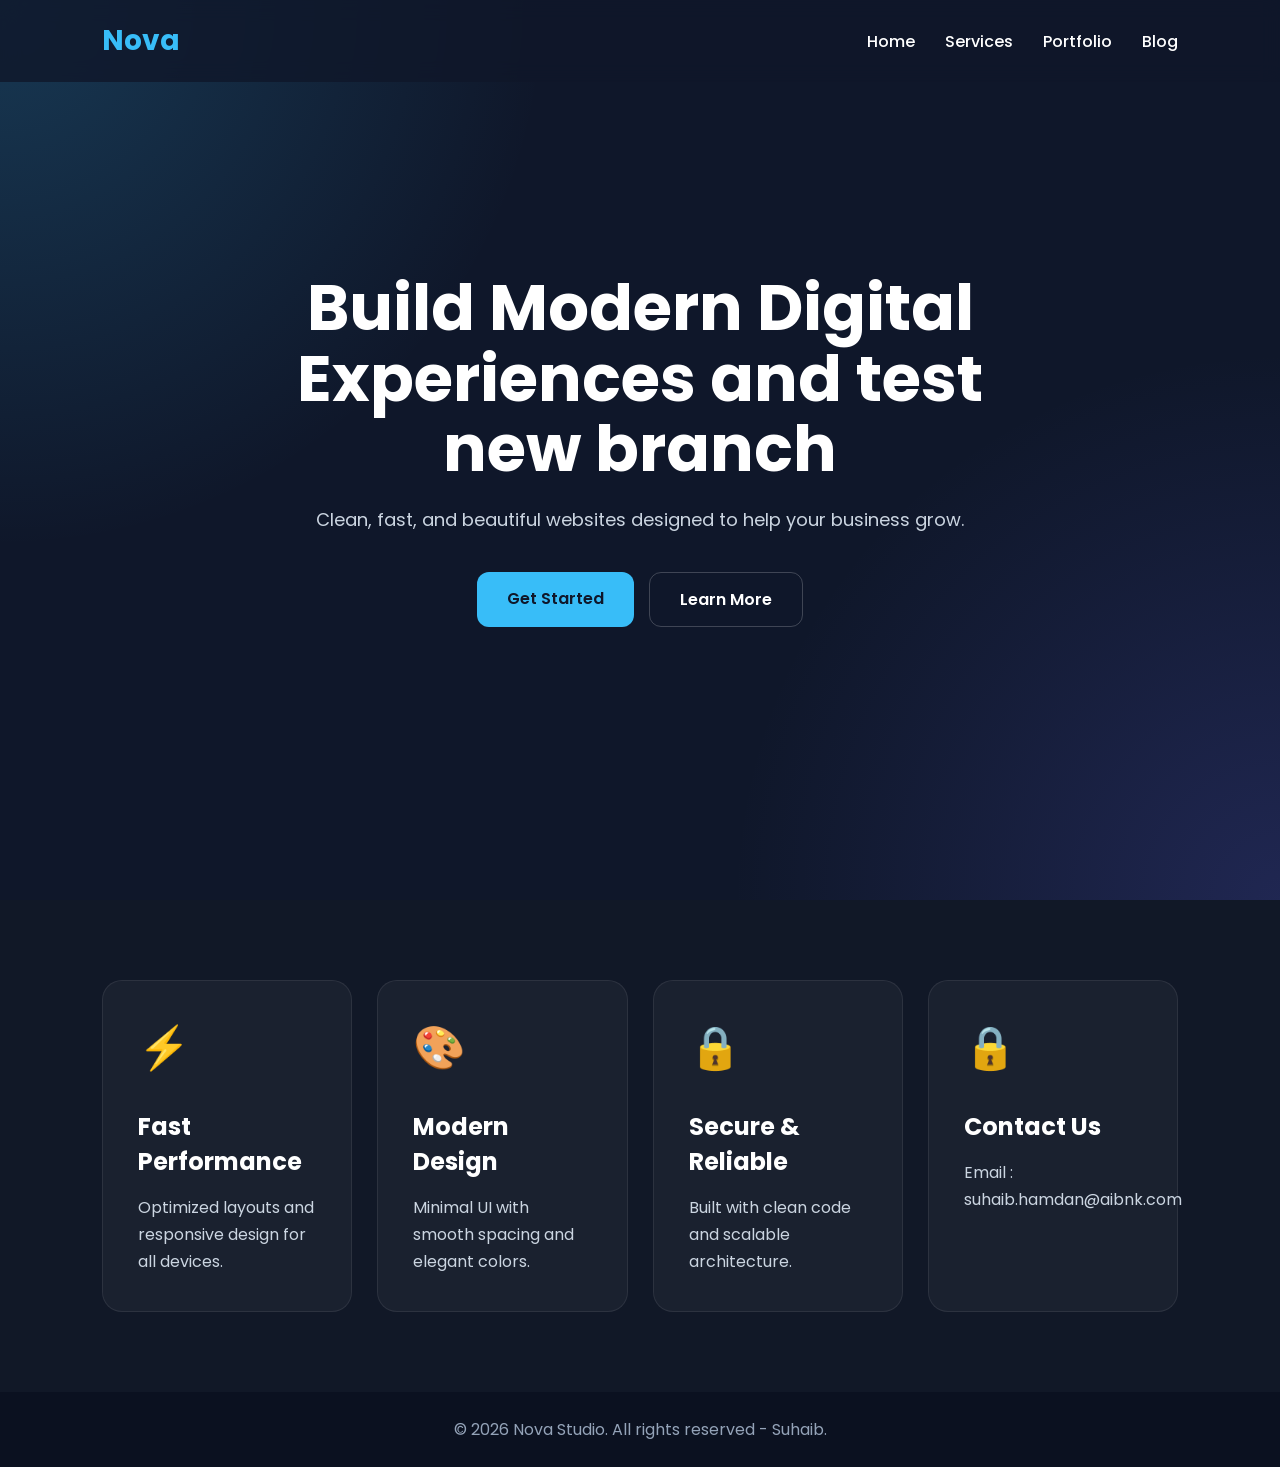
<file: index.html>
<!-- index.html -->
<!DOCTYPE html>
<html lang="en">
<head>
  <meta charset="UTF-8" />
  <meta name="viewport" content="width=device-width, initial-scale=1.0"/>
  <title>Nova Studio</title>

  <!-- Google Font -->
  <link rel="preconnect" href="https://fonts.googleapis.com">
  <link rel="preconnect" href="https://fonts.gstatic.com" crossorigin>
  <link href="https://fonts.googleapis.com/css2?family=Poppins:wght@300;400;500;600;700&display=swap" rel="stylesheet">

  <link rel="stylesheet" href="style.css" />
</head>
<body>

  <!-- Navbar -->
  <header class="navbar">
    <div class="logo">Nova</div>

    <nav>
      <ul class="nav-links">
        <li><a href="#">Home</a></li>
        <li><a href="#">Services</a></li>
        <li><a href="#">Portfolio</a></li>
<li><a href="blog.html">Blog</a></li>

      </ul>
    </nav>
  </header>

  <!-- Hero Section -->
  <section class="hero">
    <div class="hero-content">
      <h1>Build Modern Digital Experiences and test new branch</h1>
      <p>
        Clean, fast, and beautiful websites designed to help your business grow.
      </p>

      <div class="hero-buttons">
        <a href="#" class="btn primary-btn">Get Started</a>
        <a href="#" class="btn secondary-btn">Learn More</a>
      </div>
    </div>
  </section>

  <!-- Features -->
  <section class="features">
    <div class="card">
      <div class="icon">⚡</div>
      <h3>Fast Performance</h3>
      <p>Optimized layouts and responsive design for all devices.</p>
    </div>

    <div class="card">
      <div class="icon">🎨</div>
      <h3>Modern Design</h3>
      <p>Minimal UI with smooth spacing and elegant colors.</p>
    </div>

    <div class="card">
      <div class="icon">🔒</div>
      <h3>Secure & Reliable</h3>
      <p>Built with clean code and scalable architecture.</p>
    </div>

        <div class="card">
      <div class="icon">🔒</div>
      <h3>Contact Us</h3>
      <p>Email : suhaib.hamdan@aibnk.com</p>
    </div>
  </section>

  <!-- Footer -->
  <footer>
    <p>© 2026 Nova Studio. All rights reserved - Suhaib.</p>
  </footer>

  <script>
    alert('Hello World');
  </script>
</body>
</html>
</file>
<file: style.css>
/* style.css */

* {
  margin: 0;
  padding: 0;
  box-sizing: border-box;
}

body {
  font-family: 'Poppins', sans-serif;
  background: #0f172a;
  color: white;
  overflow-x: hidden;
}

/* Navbar */
.navbar {
  width: 100%;
  padding: 20px 8%;
  display: flex;
  justify-content: space-between;
  align-items: center;
  position: fixed;
  top: 0;
  z-index: 1000;
  background: rgba(15, 23, 42, 0.8);
  backdrop-filter: blur(10px);
}

.logo {
  font-size: 28px;
  font-weight: 700;
  color: #38bdf8;
}

.nav-links {
  list-style: none;
  display: flex;
  gap: 30px;
}

.nav-links a {
  text-decoration: none;
  color: white;
  font-weight: 500;
  transition: 0.3s;
}

.nav-links a:hover {
  color: #38bdf8;
}

/* Hero */
.hero {
  min-height: 100vh;
  display: flex;
  align-items: center;
  justify-content: center;
  text-align: center;
  padding: 0 8%;
  background:
    radial-gradient(circle at top left, rgba(56,189,248,0.2), transparent 35%),
    radial-gradient(circle at bottom right, rgba(99,102,241,0.2), transparent 35%),
    #0f172a;
}

.hero-content {
  max-width: 750px;
  animation: fadeIn 1s ease;
}

.hero h1 {
  font-size: 64px;
  line-height: 1.1;
  margin-bottom: 20px;
}

.hero p {
  font-size: 18px;
  color: #cbd5e1;
  margin-bottom: 35px;
  line-height: 1.8;
}

/* Buttons */
.hero-buttons {
  display: flex;
  justify-content: center;
  gap: 15px;
  flex-wrap: wrap;
}

.btn {
  padding: 14px 30px;
  border-radius: 12px;
  text-decoration: none;
  font-weight: 600;
  transition: 0.3s ease;
}

.primary-btn {
  background: #38bdf8;
  color: #0f172a;
}

.primary-btn:hover {
  transform: translateY(-3px);
  box-shadow: 0 10px 25px rgba(56,189,248,0.4);
}

.secondary-btn {
  border: 1px solid rgba(255,255,255,0.2);
  color: white;
}

.secondary-btn:hover {
  background: rgba(255,255,255,0.1);
}

/* Features */
.features {
  display: grid;
  grid-template-columns: repeat(auto-fit, minmax(250px, 1fr));
  gap: 25px;
  padding: 80px 8%;
  background: #111827;
}

.card {
  background: rgba(255,255,255,0.04);
  border: 1px solid rgba(255,255,255,0.08);
  padding: 35px;
  border-radius: 20px;
  transition: 0.3s ease;
}

.card:hover {
  transform: translateY(-8px);
  background: rgba(255,255,255,0.06);
}

.icon {
  font-size: 42px;
  margin-bottom: 30px;
}

.card h3 {
  margin-bottom: 15px;
  font-size: 24px;
}

.card p {
  color: #cbd5e1;
  line-height: 1.7;
}

/* Footer */
footer {
  text-align: center;
  padding: 25px;
  background: #0b1120;
  color: #94a3b8;
}

/* Animation */
@keyframes fadeIn {
  from {
    opacity: 0;
    transform: translateY(30px);
  }

  to {
    opacity: 1;
    transform: translateY(0);
  }
}

/* Responsive */
@media (max-width: 768px) {

  .hero h1 {
    font-size: 42px;
  }

  .hero p {
    font-size: 16px;
  }

  .navbar {
    flex-direction: column;
    gap: 15px;
  }

  .nav-links {
    gap: 15px;
  }
}
/* Blog Page */

.blog-hero {
  height: 50vh;
  display: flex;
  justify-content: center;
  align-items: center;
  text-align: center;
  padding: 120px 8% 60px;
  background:
    radial-gradient(circle at top left, rgba(56,189,248,0.2), transparent 35%),
    radial-gradient(circle at bottom right, rgba(99,102,241,0.2), transparent 35%),
    #0f172a;
}

.blog-hero h1 {
  font-size: 56px;
  margin-bottom: 15px;
}

.blog-hero p {
  color: #cbd5e1;
  font-size: 18px;
}

.blog-container {
  display: grid;
  grid-template-columns: repeat(auto-fit, minmax(320px, 1fr));
  gap: 30px;
  padding: 80px 8%;
  background: #111827;
}

.blog-card {
  background: rgba(255,255,255,0.04);
  border-radius: 20px;
  overflow: hidden;
  transition: 0.3s ease;
  border: 1px solid rgba(255,255,255,0.08);
}

.blog-card:hover {
  transform: translateY(-8px);
}

.blog-card img {
  width: 100%;
  height: 220px;
  object-fit: cover;
}

.blog-content {
  padding: 25px;
}

.blog-content h2 {
  margin-bottom: 15px;
}

.blog-content p {
  color: #cbd5e1;
  line-height: 1.7;
  margin-bottom: 20px;
}

.read-more {
  color: #38bdf8;
  text-decoration: none;
  font-weight: 600;
}

.read-more:hover {
  text-decoration: underline;
}
</file>
